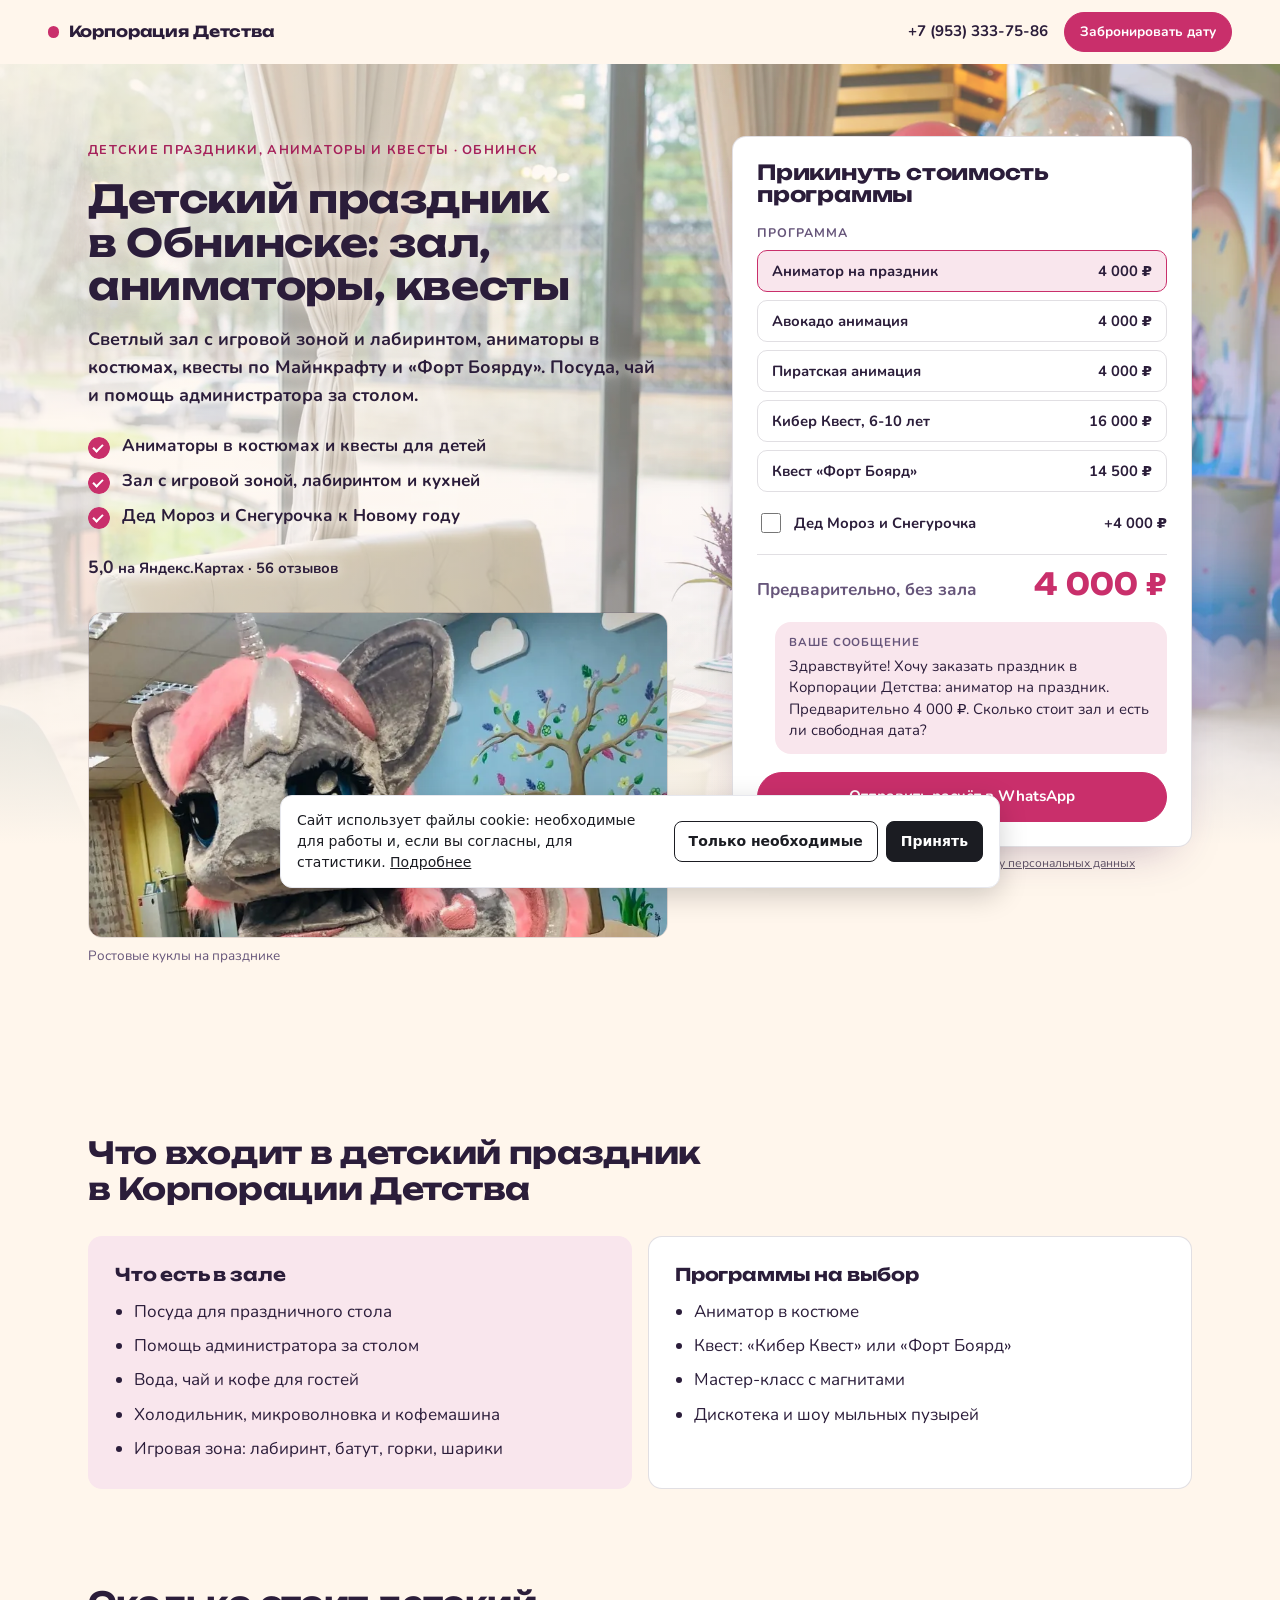
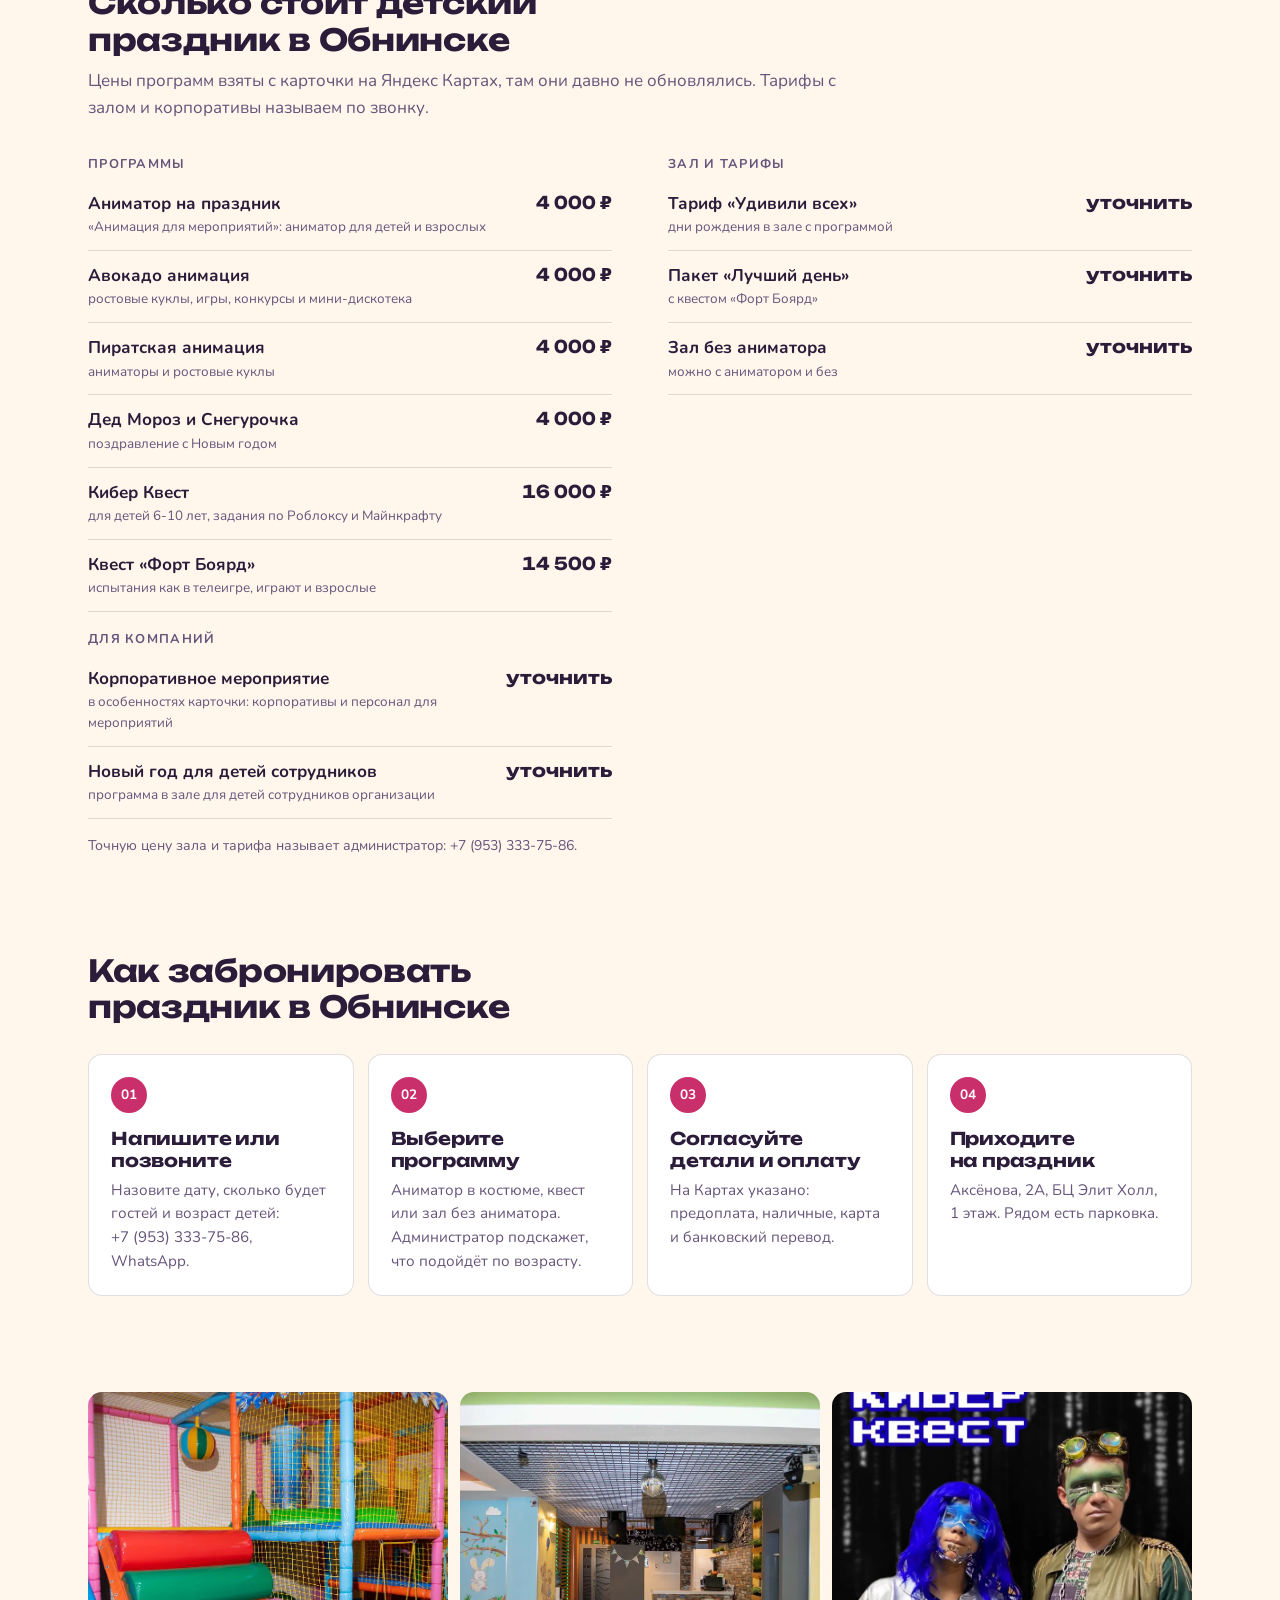
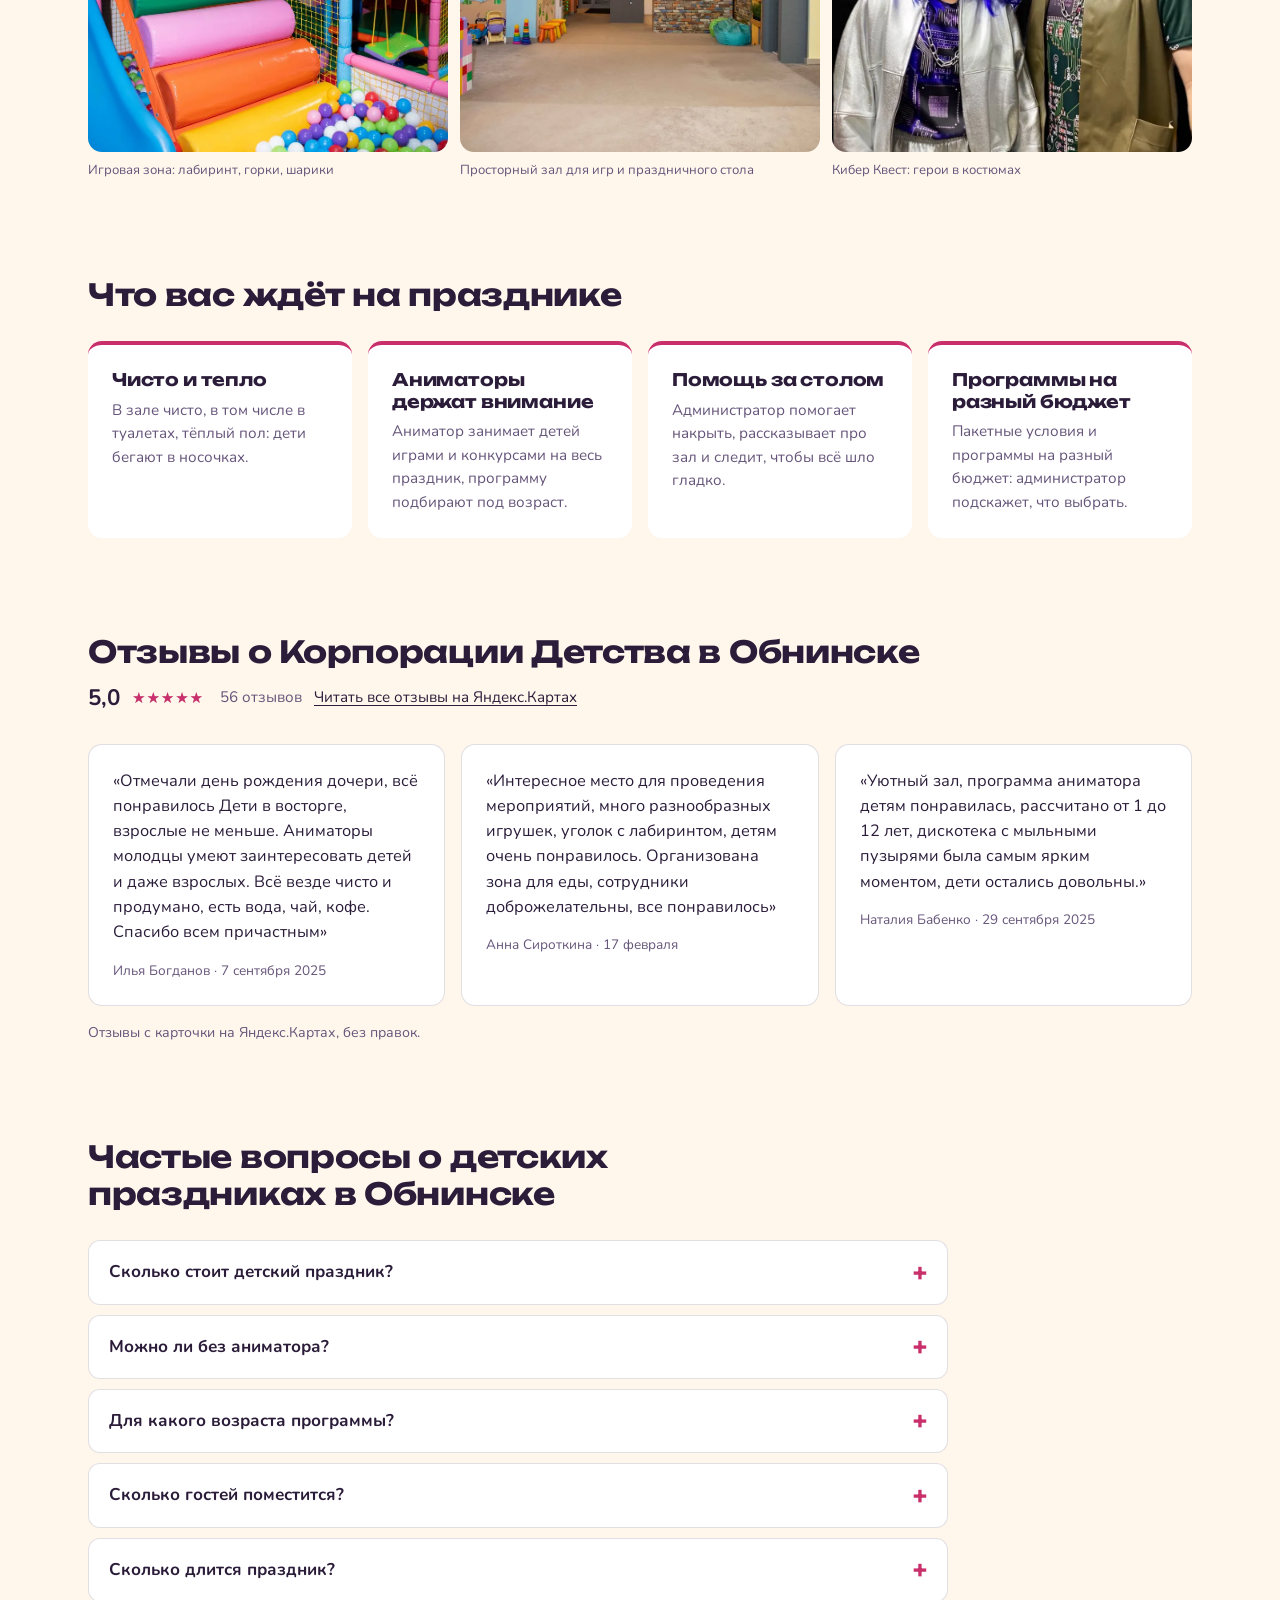
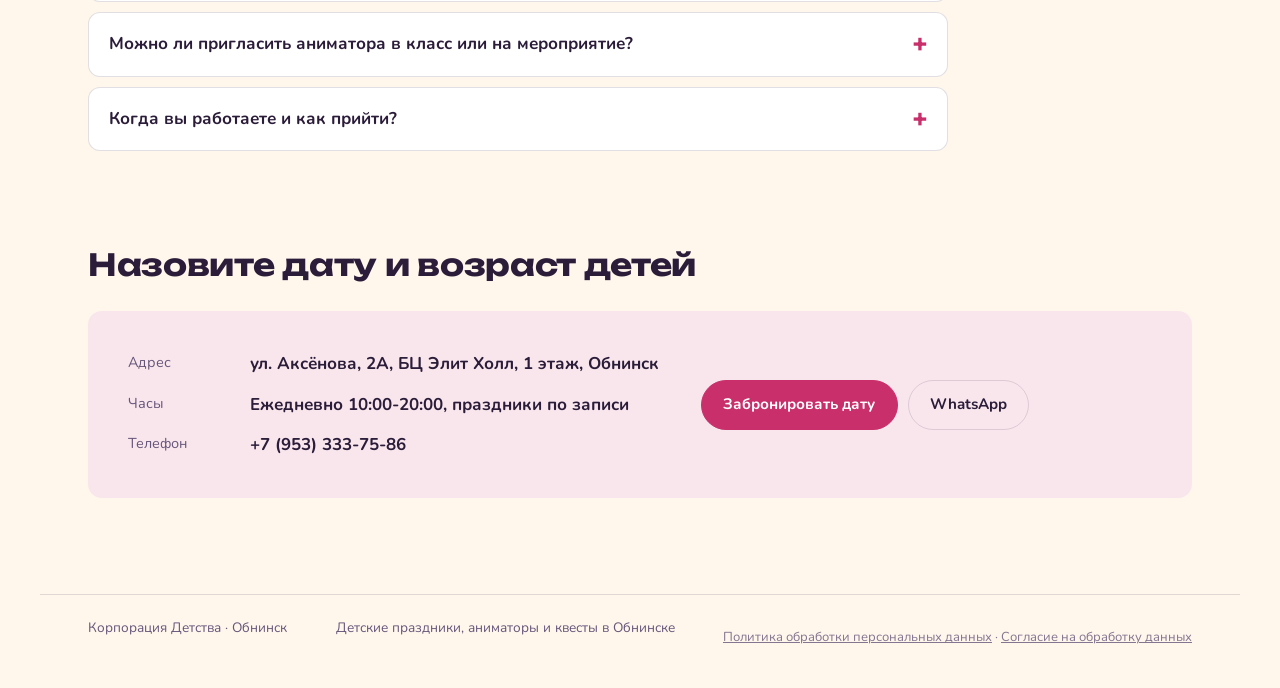
<file: index.html>
<!doctype html>
<html lang="ru">
<head>
<meta charset="utf-8">
<meta name="robots" content="noindex, nofollow" data-publish>
<meta name="viewport" content="width=device-width, initial-scale=1, viewport-fit=cover">
<title>Детский праздник в Обнинске: зал, аниматоры, квесты - Корпорация Детства</title>
<link rel="canonical" href="https://ajax55sv-cell.github.io/korporatsiya-detstva-obninsk/">
<meta name="description" content="Детские праздники в Обнинске, Аксёнова, 2А: светлый зал с игровой зоной, аниматоры, квесты. 5,0 на Яндекс Картах, 56 отзывов. Запись по телефону и в WhatsApp.">
<meta property="og:type" content="website">
<meta property="og:url" content="https://ajax55sv-cell.github.io/korporatsiya-detstva-obninsk/">
<meta property="og:site_name" content="Корпорация Детства">
<meta property="og:locale" content="ru_RU">
<meta property="og:title" content="Детский праздник в Обнинске: зал, аниматоры, квесты - Корпорация Детства">
<meta property="og:description" content="Детские праздники в Обнинске, Аксёнова, 2А: светлый зал с игровой зоной, аниматоры, квесты. 5,0 на Яндекс Картах, 56 отзывов. Запись по телефону и в WhatsApp.">
<meta property="og:image" content="https://ajax55sv-cell.github.io/korporatsiya-detstva-obninsk/assets/og.jpg">
<link rel="preload" as="font" type="font/woff2" href="assets/fonts/unbounded-cyrillic-700.woff2" crossorigin>
<link rel="preload" as="image" href="assets/hero.webp" fetchpriority="high">
<link rel="icon" href="data:image/svg+xml,%3Csvg xmlns=%27http://www.w3.org/2000/svg%27 viewBox=%270 0 32 32%27%3E%3Crect x=%276%27 y=%276%27 width=%2720%27 height=%2720%27 rx=%275%27 fill=%27%23c92f6b%27/%3E%3C/svg%3E">
<style>
@font-face{font-family:'Unbounded';font-style:normal;font-weight:400;font-display:swap;src:url('assets/fonts/unbounded-cyrillic-400.woff2') format('woff2');unicode-range:U+0301,U+0400-045F,U+0490-0491,U+04B0-04B1,U+2116;}
@font-face{font-family:'Unbounded';font-style:normal;font-weight:400;font-display:swap;src:url('assets/fonts/unbounded-latin-400.woff2') format('woff2');unicode-range:U+0000-00FF,U+0131,U+0152-0153,U+02BB-02BC,U+02C6,U+02DA,U+02DC,U+2000-206F,U+20AC,U+2122,U+2191,U+2193,U+2212,U+2215;}
@font-face{font-family:'Nunito';font-style:normal;font-weight:400;font-display:swap;src:url('assets/fonts/nunito-cyrillic-400.woff2') format('woff2');unicode-range:U+0301,U+0400-045F,U+0490-0491,U+04B0-04B1,U+2116;}
@font-face{font-family:'Nunito';font-style:normal;font-weight:400;font-display:swap;src:url('assets/fonts/nunito-latin-400.woff2') format('woff2');unicode-range:U+0000-00FF,U+0131,U+0152-0153,U+02BB-02BC,U+02C6,U+02DA,U+02DC,U+2000-206F,U+20AC,U+2122,U+2191,U+2193,U+2212,U+2215;}
@font-face{font-family:'Unbounded';font-style:normal;font-weight:700;font-display:swap;src:url('assets/fonts/unbounded-cyrillic-700.woff2') format('woff2');unicode-range:U+0301,U+0400-045F,U+0490-0491,U+04B0-04B1,U+2116;}
@font-face{font-family:'Unbounded';font-style:normal;font-weight:700;font-display:swap;src:url('assets/fonts/unbounded-latin-700.woff2') format('woff2');unicode-range:U+0000-00FF,U+0131,U+0152-0153,U+02BB-02BC,U+02C6,U+02DA,U+02DC,U+2000-206F,U+20AC,U+2122,U+2191,U+2193,U+2212,U+2215;}
@font-face{font-family:'Nunito';font-style:normal;font-weight:700;font-display:swap;src:url('assets/fonts/nunito-cyrillic-700.woff2') format('woff2');unicode-range:U+0301,U+0400-045F,U+0490-0491,U+04B0-04B1,U+2116;}
@font-face{font-family:'Nunito';font-style:normal;font-weight:700;font-display:swap;src:url('assets/fonts/nunito-latin-700.woff2') format('woff2');unicode-range:U+0000-00FF,U+0131,U+0152-0153,U+02BB-02BC,U+02C6,U+02DA,U+02DC,U+2000-206F,U+20AC,U+2122,U+2191,U+2193,U+2212,U+2215;}

:root { --c-canvas: #fff6ec; --c-surface: #ffffff; --c-ink: #2b1d3a; --c-ink-soft: #66557a; --c-accent: #c92f6b; --c-accent-ink: #ffffff; --c-accent-deep: #a5215a; --f-display: 'Unbounded', 'Trebuchet MS', 'Segoe UI', system-ui, sans-serif; --f-text: 'Nunito', 'Segoe UI', system-ui, sans-serif; --h1k: 1; }
</style>
<link rel="stylesheet" href="style-prod.css">
<script type="application/ld+json">[{"@context":"https://schema.org","@type":"EntertainmentBusiness","name":"Корпорация Детства","description":"Детские праздники в Обнинске: зал с игровой зоной, аниматоры в костюмах, квесты, Дед Мороз и Снегурочка.","url":"https://ajax55sv-cell.github.io/korporatsiya-detstva-obninsk/","image":"https://ajax55sv-cell.github.io/korporatsiya-detstva-obninsk/assets/og.jpg","telephone":"+79533337586","openingHoursSpecification":[{"@type":"OpeningHoursSpecification","dayOfWeek":["Monday","Tuesday","Wednesday","Thursday","Friday","Saturday","Sunday"],"opens":"10:00","closes":"20:00"}],"address":{"@type":"PostalAddress","streetAddress":"улица Аксёнова, 2А, БЦ Элит Холл, 1 этаж","addressLocality":"Обнинск","addressRegion":"Калужская область","addressCountry":"RU"},"aggregateRating":{"@type":"AggregateRating","ratingValue":"5.0","ratingCount":"120","reviewCount":"56"},"paymentAccepted":"Наличные, банковская карта, банковский перевод","hasOfferCatalog":{"@type":"OfferCatalog","name":"Программы и услуги","itemListElement":[{"@type":"Offer","itemOffered":{"@type":"Service","name":"Аниматор на детский праздник"}},{"@type":"Offer","itemOffered":{"@type":"Service","name":"Авокадо анимация"}},{"@type":"Offer","itemOffered":{"@type":"Service","name":"Пиратская анимация"}},{"@type":"Offer","itemOffered":{"@type":"Service","name":"Дед Мороз и Снегурочка"}},{"@type":"Offer","itemOffered":{"@type":"Service","name":"Кибер Квест"}},{"@type":"Offer","itemOffered":{"@type":"Service","name":"Квест Форт Боярд"}},{"@type":"Offer","itemOffered":{"@type":"Service","name":"Аренда зала для детского праздника"}}]},"sameAs":["https://yandex.ru/maps/org/korporatsiya_detstva/236964930864/"]},{"@context":"https://schema.org","@type":"FAQPage","mainEntity":[{"@type":"Question","name":"Сколько стоит детский праздник?","acceptedAnswer":{"@type":"Answer","text":"На карточке в Яндекс Картах указаны: аниматор 4 000 ₽, Кибер Квест 16 000 ₽, квест «Форт Боярд» 14 500 ₽. Цены давно не обновлялись, стоимость зала и тарифов называет администратор: +7 (953) 333-75-86."}},{"@type":"Question","name":"Можно ли без аниматора?","acceptedAnswer":{"@type":"Answer","text":"Да, зал можно снять с аниматором и без. Уточните при брони, что подойдёт вам."}},{"@type":"Question","name":"Для какого возраста программы?","acceptedAnswer":{"@type":"Answer","text":"Программы подбирают для разного возраста, от малышей до подростков. Кибер Квест рассчитан на детей 6-10 лет. Подходящую программу подскажет администратор."}},{"@type":"Question","name":"Сколько гостей поместится?","acceptedAnswer":{"@type":"Answer","text":"Зал просторный, места хватает и детям, и взрослым за столом. Точную вместимость уточните у администратора при брони."}},{"@type":"Question","name":"Сколько длится праздник?","acceptedAnswer":{"@type":"Answer","text":"Праздник с аниматором и чаепитием удобно планировать на три часа. Точное время согласуйте при брони."}},{"@type":"Question","name":"Можно ли пригласить аниматора в класс или на мероприятие?","acceptedAnswer":{"@type":"Answer","text":"Выезд аниматора в класс или на мероприятие обсуждается с администратором: назовите дату и место."}},{"@type":"Question","name":"Когда вы работаете и как прийти?","acceptedAnswer":{"@type":"Answer","text":"Обнинск, Аксёнова, 2А, БЦ Элит Холл, 1 этаж. На Картах график ежедневно 10:00-20:00, праздники проходят по предварительной записи, поэтому перед визитом позвоните или напишите в WhatsApp."}}]}]</script>
<style>
/* legal-add */
.legal-links{margin-top:10px;font-size:13px;opacity:.8;hyphens:none}
.legal-links a{color:inherit}
.ckn{margin:8px 0 0;font-size:12px;line-height:1.45;opacity:.75;hyphens:none}
.ckn a{color:inherit;text-decoration:underline}
.ckb{position:fixed;left:12px;right:12px;bottom:12px;z-index:9999;max-width:720px;margin:0 auto;padding:14px 16px;background:#fff;color:#1b1c22;border:1px solid #e7e8ee;border-radius:12px;box-shadow:0 8px 28px rgba(0,0,0,.18);font:400 14px/1.5 system-ui,-apple-system,"Segoe UI",Arial,sans-serif;hyphens:none;display:flex;gap:12px;align-items:center;flex-wrap:wrap}
.ckb p{margin:0;flex:1 1 280px}
.ckb a{color:inherit;text-decoration:underline}
.ckb__b{display:flex;gap:8px;flex-wrap:wrap}
.ckb button{font:inherit;font-weight:600;padding:9px 14px;border-radius:8px;border:1px solid #1b1c22;background:#fff;color:#1b1c22;cursor:pointer}
.ckb button[data-v="all"]{background:#1b1c22;color:#fff}
</style>
</head>
<body class="s-prod" id="top" data-wa="79533337586" data-tg="" data-max="">
<header class="s-bar" data-s-bar>
  <a class="s-bar__brand" href="#top"><i aria-hidden="true"></i>Корпорация Детства</a>
  <div class="s-bar__right">
    <a class="s-bar__tel" href="tel:+79533337586">+7 (953) 333-75-86</a>
    <a class="s-btn s-btn--sm" href="#widget">Забронировать дату</a>
  </div>
</header>
<main>
  <section class="s-hero">
    <div class="s-hero__text">
      <p class="s-eyebrow">Детские праздники, аниматоры и квесты · Обнинск</p>
      <h1>Детский праздник в Обнинске: зал, аниматоры, квесты</h1>
      <p class="s-lead">Светлый зал с игровой зоной и лабиринтом, аниматоры в костюмах, квесты по Майнкрафту и «Форт Боярду». Посуда, чай и помощь администратора за столом.</p>
      <ul class="s-ticks"><li>Аниматоры в костюмах и квесты для детей</li><li>Зал с игровой зоной, лабиринтом и кухней</li><li>Дед Мороз и Снегурочка к Новому году</li></ul>
      <p class="s-rating"><b>5,0</b> на Яндекс.Картах · 56 отзывов</p>
      <figure class="s-hero__photo"><img class="" src="assets/edinorog.webp" data-pos="top" alt="Ростовая кукла единорог на детском празднике в Корпорации Детства, Обнинск" loading="lazy" decoding="async" style="object-position:50% 14%"><figcaption>Ростовые куклы на празднике</figcaption></figure>
    </div>
    <div class="s-hero__widget" id="widget"><form class="s-widget" data-s-calc data-base="0" data-min="0" data-min-note="минимальный заказ" data-per="{}" data-message="Здравствуйте! Хочу заказать праздник в Корпорации Детства: {выбор}. Предварительно {итого}. Сколько стоит зал и есть ли свободная дата?" onsubmit="return false">
      <h2 class="s-widget__title">Прикинуть стоимость программы</h2>
      <fieldset><legend>Программа</legend><div class="s-chips s-chips--col"><label class="s-chip s-chip--row"><input type="radio" name="main" value="0" data-label="Аниматор на праздник" data-price="4000" checked><span>Аниматор на праздник</span><b>4 000 ₽</b></label><label class="s-chip s-chip--row"><input type="radio" name="main" value="1" data-label="Авокадо анимация" data-price="4000"><span>Авокадо анимация</span><b>4 000 ₽</b></label><label class="s-chip s-chip--row"><input type="radio" name="main" value="2" data-label="Пиратская анимация" data-price="4000"><span>Пиратская анимация</span><b>4 000 ₽</b></label><label class="s-chip s-chip--row"><input type="radio" name="main" value="3" data-label="Кибер Квест, 6-10 лет" data-price="16000"><span>Кибер Квест, 6-10 лет</span><b>16 000 ₽</b></label><label class="s-chip s-chip--row"><input type="radio" name="main" value="4" data-label="Квест «Форт Боярд»" data-price="14500"><span>Квест «Форт Боярд»</span><b>14 500 ₽</b></label></div></fieldset>
      <label class="s-check"><input type="checkbox" name="x1" data-price="4000" data-label="Дед Мороз и Снегурочка"><span>Дед Мороз и Снегурочка</span><b>+4 000 ₽</b></label>
      <p class="s-total"><span>Предварительно, без зала</span><b data-s-total>-</b></p>
      <div class="s-bubble" aria-live="polite"><span class="s-bubble__label">Ваше сообщение</span><p data-s-bubble></p></div>
      <div class="s-send">
        <a class="s-btn s-btn--wide" data-s-msg="whatsapp" href="https://wa.me/79533337586" target="_blank" rel="noopener">Отправить расчёт в WhatsApp</a>
        
      </div>
      <p class="s-send__note" data-s-copied hidden>Текст скопирован - вставьте его в чат.</p>
      
    </form><p class="ckn">Нажимая кнопку, вы соглашаетесь на <a href="soglasie.html">обработку персональных данных</a> (<a href="politika.html">политика</a>).</p></div>
    <figure class="s-hero__bg" aria-hidden="true"><img class="" src="assets/hero.webp" alt="Накрытый стол у большого окна в светлом зале для детского праздника, воздушные шары" decoding="async" style="object-position:50% 55%" fetchpriority="high"></figure>
  </section>

  <section class="s-section s-reveal">
    <header class="s-section__head"><h2>Что входит в детский праздник в Корпорации Детства</h2></header>
    <div class="s-incl">
      <div><h3>Что есть в зале</h3><ul><li>Посуда для праздничного стола</li><li>Помощь администратора за столом</li><li>Вода, чай и кофе для гостей</li><li>Холодильник, микроволновка и кофемашина</li><li>Игровая зона: лабиринт, батут, горки, шарики</li></ul></div>
      <div><h3>Программы на выбор</h3><ul><li>Аниматор в костюме</li><li>Квест: «Кибер Квест» или «Форт Боярд»</li><li><span class="nw">Мастер-класс</span> с магнитами</li><li>Дискотека и шоу мыльных пузырей</li></ul></div>
    </div>
  </section>

  <section class="s-section s-reveal" id="prices">
    <header class="s-section__head"><h2>Сколько стоит детский праздник в Обнинске</h2><p>Цены программ взяты с карточки на Яндекс Картах, там они давно не обновлялись. Тарифы с залом и корпоративы называем по звонку.</p></header>
    <div class="s-board"><div class="s-board__group">
      <h3 class="s-board__title">Программы</h3>
      <ul class="s-board__list">
        <li class="s-board__row"><span class="s-board__name">Аниматор на праздник<em>«Анимация для мероприятий»: аниматор для детей и взрослых</em></span><span class="s-board__dots" aria-hidden="true"></span><span class="s-board__price">4 000 ₽</span></li>
        <li class="s-board__row"><span class="s-board__name">Авокадо анимация<em>ростовые куклы, игры, конкурсы и <span class="nw">мини-дискотека</span></em></span><span class="s-board__dots" aria-hidden="true"></span><span class="s-board__price">4 000 ₽</span></li>
        <li class="s-board__row"><span class="s-board__name">Пиратская анимация<em>аниматоры и ростовые куклы</em></span><span class="s-board__dots" aria-hidden="true"></span><span class="s-board__price">4 000 ₽</span></li>
        <li class="s-board__row"><span class="s-board__name">Дед Мороз и Снегурочка<em>поздравление с Новым годом</em></span><span class="s-board__dots" aria-hidden="true"></span><span class="s-board__price">4 000 ₽</span></li>
        <li class="s-board__row"><span class="s-board__name">Кибер Квест<em>для детей 6-10 лет, задания по Роблоксу и Майнкрафту</em></span><span class="s-board__dots" aria-hidden="true"></span><span class="s-board__price">16 000 ₽</span></li>
        <li class="s-board__row"><span class="s-board__name">Квест «Форт Боярд»<em>испытания как в телеигре, играют и взрослые</em></span><span class="s-board__dots" aria-hidden="true"></span><span class="s-board__price">14 500 ₽</span></li>
      </ul>
    </div>
<div class="s-board__group">
      <h3 class="s-board__title">Зал и тарифы</h3>
      <ul class="s-board__list">
        <li class="s-board__row"><span class="s-board__name">Тариф «Удивили всех»<em>дни рождения в зале с программой</em></span><span class="s-board__dots" aria-hidden="true"></span><span class="s-board__price">уточнить</span></li>
        <li class="s-board__row"><span class="s-board__name">Пакет «Лучший день»<em>с квестом «Форт Боярд»</em></span><span class="s-board__dots" aria-hidden="true"></span><span class="s-board__price">уточнить</span></li>
        <li class="s-board__row"><span class="s-board__name">Зал без аниматора<em>можно с аниматором и без</em></span><span class="s-board__dots" aria-hidden="true"></span><span class="s-board__price">уточнить</span></li>
      </ul>
    </div>
<div class="s-board__group">
      <h3 class="s-board__title">Для компаний</h3>
      <ul class="s-board__list">
        <li class="s-board__row"><span class="s-board__name">Корпоративное мероприятие<em>в особенностях карточки: корпоративы и персонал для мероприятий</em></span><span class="s-board__dots" aria-hidden="true"></span><span class="s-board__price">уточнить</span></li>
        <li class="s-board__row"><span class="s-board__name">Новый год для детей сотрудников<em>программа в зале для детей сотрудников организации</em></span><span class="s-board__dots" aria-hidden="true"></span><span class="s-board__price">уточнить</span></li>
      </ul>
    </div></div>
    <p class="s-note">Точную цену зала и тарифа называет администратор: +7 (953) 333-75-86.</p>
  </section>

  <section class="s-section s-reveal">
    <header class="s-section__head"><h2>Как забронировать праздник в Обнинске</h2></header>
    <ol class="s-steps">
      <li class="s-steps__item"><span class="s-steps__n">01</span><h3>Напишите или позвоните</h3><p>Назовите дату, сколько будет гостей и возраст детей: +7 (953) 333-75-86, WhatsApp.</p></li>
      <li class="s-steps__item"><span class="s-steps__n">02</span><h3>Выберите программу</h3><p>Аниматор в костюме, квест или зал без аниматора. Администратор подскажет, что подойдёт по возрасту.</p></li>
      <li class="s-steps__item"><span class="s-steps__n">03</span><h3>Согласуйте детали и оплату</h3><p>На Картах указано: предоплата, наличные, карта и банковский перевод.</p></li>
      <li class="s-steps__item"><span class="s-steps__n">04</span><h3>Приходите на праздник</h3><p>Аксёнова, 2А, БЦ Элит Холл, 1 этаж. Рядом есть парковка.</p></li>
    </ol>
  </section>

  <section class="s-photos s-reveal" aria-label="Фото зала и программ Корпорации Детства"><h2 class="sr-only">Фото зала, игровой зоны и программ Корпорации Детства в Обнинске</h2><figure><img class="" src="assets/labirint.webp" alt="Игровой лабиринт с горками и шариками в зале Корпорации Детства" loading="lazy" decoding="async"><figcaption>Игровая зона: лабиринт, горки, шарики</figcaption></figure><figure><img class="" src="assets/zal.webp" alt="Просторный светлый зал для детских праздников с окнами и игровой зоной" loading="lazy" decoding="async"><figcaption>Просторный зал для игр и праздничного стола</figcaption></figure><figure><img class="" src="assets/kvest.webp" alt="Аниматоры в костюмах героев кибер-квеста на детском празднике" loading="lazy" decoding="async"><figcaption>Кибер Квест: герои в костюмах</figcaption></figure></section>

  <section class="s-section s-reveal">
    <header class="s-section__head"><h2>Что вас ждёт на празднике</h2></header>
    <ul class="s-promises">
      <li><h3>Чисто и тепло</h3><p>В зале чисто, в том числе в туалетах, тёплый пол: дети бегают в носочках.</p></li>
      <li><h3>Аниматоры держат внимание</h3><p>Аниматор занимает детей играми и конкурсами на весь праздник, программу подбирают под возраст.</p></li>
      <li><h3>Помощь за столом</h3><p>Администратор помогает накрыть, рассказывает про зал и следит, чтобы всё шло гладко.</p></li>
      <li><h3>Программы на разный бюджет</h3><p>Пакетные условия и программы на разный бюджет: администратор подскажет, что выбрать.</p></li>
    </ul>
  </section>

  <section class="s-section s-reveal">
    <header class="s-section__head s-section__head--reviews"><h2>Отзывы о Корпорации Детства в Обнинске</h2><p class="s-reviews__rating"><span class="s-reviews__num">5,0</span><span class="s-reviews__stars" style="--r: 5" aria-label="рейтинг 5,0 из 5"></span><span class="s-reviews__count">56 отзывов</span><a class="s-reviews__all" href="https://yandex.ru/maps/org/korporatsiya_detstva/236964930864/" target="_blank" rel="noopener">Читать все отзывы на Яндекс.Картах</a></p></header>
    <ul class="s-reviews">
      <li><blockquote>«Отмечали день рождения дочери, всё понравилось Дети в восторге, взрослые не меньше. Аниматоры молодцы умеют заинтересовать детей и даже взрослых. Всё везде чисто и продумано, есть вода, чай, кофе. Спасибо всем причастным»</blockquote><p class="s-reviews__who">Илья Богданов · 7 сентября 2025</p></li>
      <li><blockquote>«Интересное место для проведения мероприятий, много разнообразных игрушек, уголок с лабиринтом, детям очень понравилось. Организована зона для еды, сотрудники доброжелательны, все понравилось»</blockquote><p class="s-reviews__who">Анна Сироткина · 17 февраля</p></li>
      <li><blockquote>«Уютный зал, программа аниматора детям понравилась, рассчитано от 1 до 12 лет, дискотека с мыльными пузырями была самым ярким моментом, дети остались довольны.»</blockquote><p class="s-reviews__who">Наталия Бабенко · 29 сентября 2025</p></li>
    </ul>
    <p class="s-note">Отзывы с карточки на Яндекс.Картах, без правок.</p>
  </section>

  <section class="s-section s-reveal">
    <header class="s-section__head"><h2>Частые вопросы о детских праздниках в Обнинске</h2></header>
    <div class="s-faq"><details><summary>Сколько стоит детский праздник?</summary><p>На карточке в Яндекс Картах указаны: аниматор 4 000 ₽, Кибер Квест 16 000 ₽, квест «Форт Боярд» 14 500 ₽. Цены давно не обновлялись, стоимость зала и тарифов называет администратор: +7 (953) 333-75-86.</p></details><details><summary>Можно ли без аниматора?</summary><p>Да, зал можно снять с аниматором и без. Уточните при брони, что подойдёт вам.</p></details><details><summary>Для какого возраста программы?</summary><p>Программы подбирают для разного возраста, от малышей до подростков. Кибер Квест рассчитан на детей 6-10 лет. Подходящую программу подскажет администратор.</p></details><details><summary>Сколько гостей поместится?</summary><p>Зал просторный, места хватает и детям, и взрослым за столом. Точную вместимость уточните у администратора при брони.</p></details><details><summary>Сколько длится праздник?</summary><p>Праздник с аниматором и чаепитием удобно планировать на три часа. Точное время согласуйте при брони.</p></details><details><summary>Можно ли пригласить аниматора в класс или на мероприятие?</summary><p>Выезд аниматора в класс или на мероприятие обсуждается с администратором: назовите дату и место.</p></details><details><summary>Когда вы работаете и как прийти?</summary><p>Обнинск, Аксёнова, 2А, БЦ Элит Холл, 1 этаж. На Картах график ежедневно 10:00-20:00, праздники проходят по предварительной записи, поэтому перед визитом позвоните или напишите в WhatsApp.</p></details></div>
  </section>

  <section class="s-section s-final s-reveal" id="contacts">
    <header class="s-section__head"><h2>Назовите дату и возраст детей</h2></header>
    <div class="s-contacts">
      <dl>
        <div><dt>Адрес</dt><dd>ул. Аксёнова, 2А, БЦ Элит Холл, 1 этаж, Обнинск</dd></div>
        <div><dt>Часы</dt><dd>Ежедневно 10:00-20:00, праздники по записи</dd></div>
        <div><dt>Телефон</dt><dd><a href="tel:+79533337586">+7 (953) 333-75-86</a></dd></div>
      </dl>
      <div class="s-contacts__actions">
        <a class="s-btn" href="#widget">Забронировать дату</a>
        <a class="s-btn s-btn--ghost" data-s-msg="whatsapp" href="https://wa.me/79533337586" target="_blank" rel="noopener">WhatsApp</a>
        
      </div>
    </div>
  </section>
</main>
<footer class="s-foot"><p>Корпорация Детства · Обнинск</p><p>Детские праздники, аниматоры и квесты в Обнинске</p><p class="legal-links"><a href="politika.html">Политика обработки персональных данных</a> · <a href="soglasie.html">Согласие на обработку данных</a></p></footer>
<nav class="s-dock" aria-label="Быстрая связь"><a class="s-btn" href="#widget">Забронировать дату</a><a class="s-btn s-btn--ghost" href="tel:+79533337586">Позвонить</a></nav>
<script src="style.js" defer></script>
<script>
(function(){var K='cookie-choice';try{if(localStorage.getItem(K))return}catch(e){}
var b=document.createElement('div');b.className='ckb';b.setAttribute('role','dialog');b.setAttribute('aria-label','Файлы cookie');
b.innerHTML='<p>Сайт использует файлы cookie: необходимые для работы и, если вы согласны, для статистики. <a href="politika.html">Подробнее</a></p><div class="ckb__b"><button type="button" data-v="necessary">Только необходимые</button><button type="button" data-v="all">Принять</button></div>';
b.addEventListener('click',function(e){var v=e.target.getAttribute&&e.target.getAttribute('data-v');if(!v)return;try{localStorage.setItem(K,v)}catch(x){}try{document.dispatchEvent(new CustomEvent('cookie-choice',{detail:v}))}catch(x){}b.remove()});
document.body.appendChild(b)})();
</script>
<!-- legal-add -->
</body>
</html>
</file>
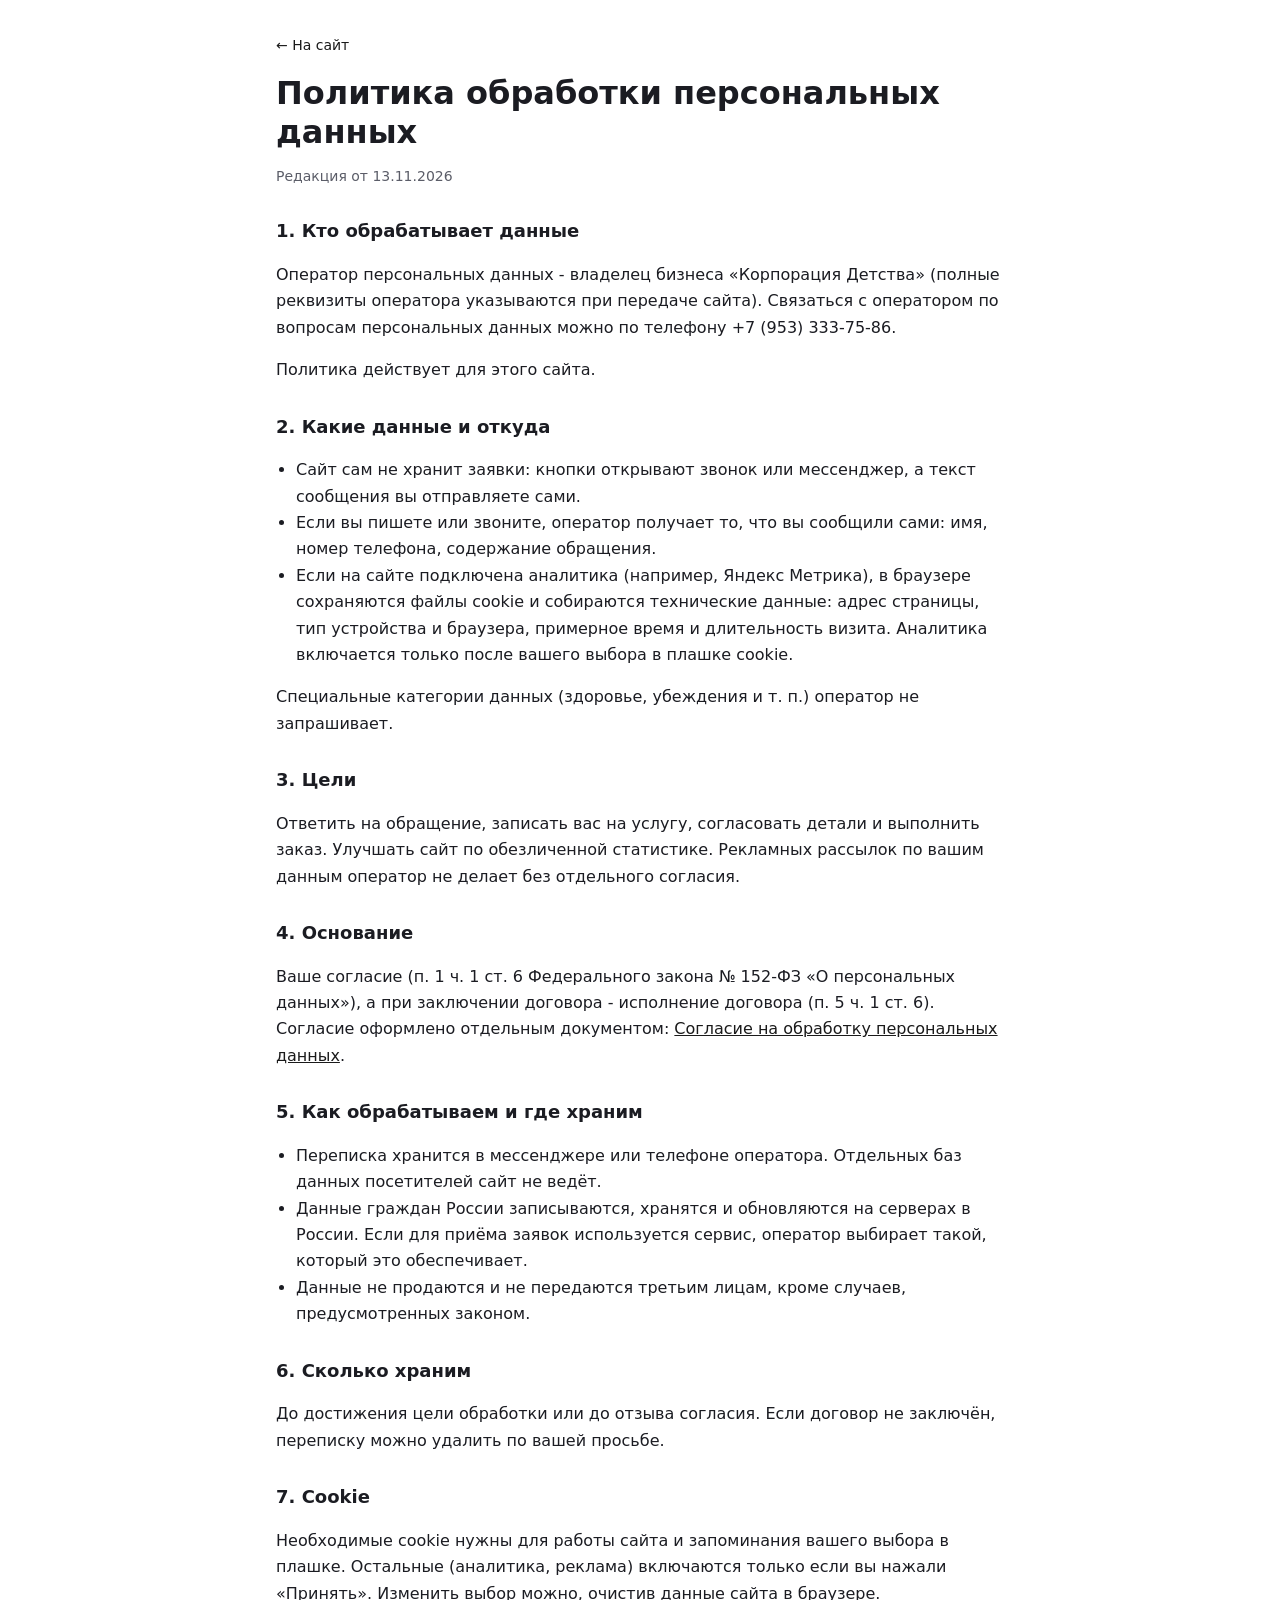
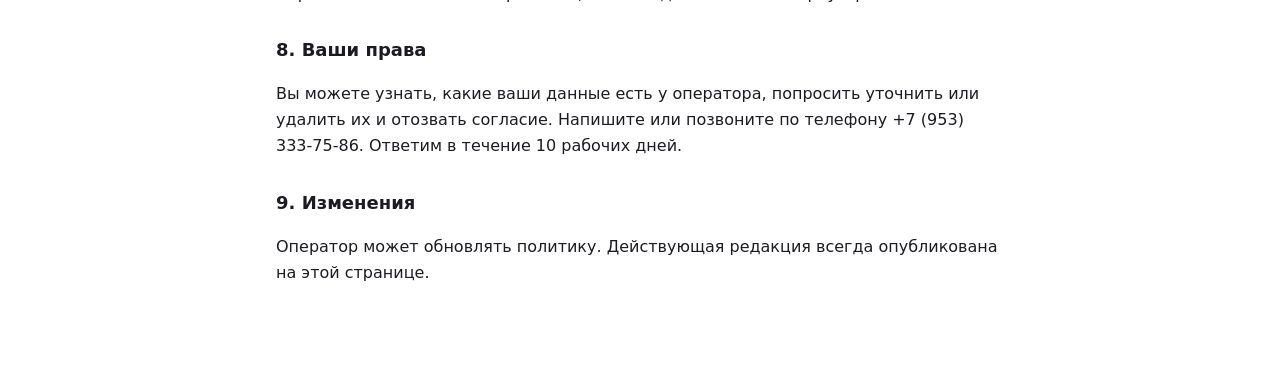
<file: politika.html>
<!doctype html>
<html lang="ru">
<head>
<meta charset="utf-8">
<meta name="viewport" content="width=device-width, initial-scale=1">
<title>Политика обработки персональных данных - Корпорация Детства</title>
<style>:root{--accent:#1a1a1a;--ink:#1b1c22;--ink-2:#5b5d68;--line:#e7e8ee}
*{box-sizing:border-box}
html,body,h1,h2,p,li{hyphens:none;-webkit-hyphens:none}
body{margin:0;background:#fff;color:var(--ink);font:400 16px/1.65 system-ui,-apple-system,"Segoe UI",Arial,sans-serif}
main{max-width:760px;margin:0 auto;padding:32px 16px 64px}
a{color:var(--accent)}
h1{font-size:clamp(24px,4vw,32px);line-height:1.2;margin:16px 0 6px}
h2{font-size:18px;margin:28px 0 8px}
.muted{color:var(--ink-2);font-size:14px}
.back{font-size:14px;text-decoration:none}
ul{padding-left:20px}</style>
</head>
<body>
<main>
<a class="back" href="./">← На сайт</a>
<h1>Политика обработки персональных данных</h1>
<p class="muted">Редакция от 13.11.2026</p>

<h2>1. Кто обрабатывает данные</h2>
<p>Оператор персональных данных - владелец бизнеса «Корпорация Детства» (полные реквизиты оператора указываются при передаче сайта). Связаться с оператором по вопросам персональных данных можно по телефону +7 (953) 333-75-86.</p>
<p>Политика действует для этого сайта.</p>

<h2>2. Какие данные и откуда</h2>
<ul>
<li>Сайт сам не хранит заявки: кнопки открывают звонок или мессенджер, а текст сообщения вы отправляете сами.</li>
<li>Если вы пишете или звоните, оператор получает то, что вы сообщили сами: имя, номер телефона, содержание обращения.</li>
<li>Если на сайте подключена аналитика (например, Яндекс Метрика), в браузере сохраняются файлы cookie и собираются технические данные: адрес страницы, тип устройства и браузера, примерное время и длительность визита. Аналитика включается только после вашего выбора в плашке cookie.</li>
</ul>
<p>Специальные категории данных (здоровье, убеждения и т. п.) оператор не запрашивает.</p>

<h2>3. Цели</h2>
<p>Ответить на обращение, записать вас на услугу, согласовать детали и выполнить заказ. Улучшать сайт по обезличенной статистике. Рекламных рассылок по вашим данным оператор не делает без отдельного согласия.</p>

<h2>4. Основание</h2>
<p>Ваше согласие (п. 1 ч. 1 ст. 6 Федерального закона № 152-ФЗ «О персональных данных»), а при заключении договора - исполнение договора (п. 5 ч. 1 ст. 6). Согласие оформлено отдельным документом: <a href="soglasie.html">Согласие на обработку персональных данных</a>.</p>

<h2>5. Как обрабатываем и где храним</h2>
<ul>
<li>Переписка хранится в мессенджере или телефоне оператора. Отдельных баз данных посетителей сайт не ведёт.</li>
<li>Данные граждан России записываются, хранятся и обновляются на серверах в России. Если для приёма заявок используется сервис, оператор выбирает такой, который это обеспечивает.</li>
<li>Данные не продаются и не передаются третьим лицам, кроме случаев, предусмотренных законом.</li>
</ul>

<h2>6. Сколько храним</h2>
<p>До достижения цели обработки или до отзыва согласия. Если договор не заключён, переписку можно удалить по вашей просьбе.</p>

<h2>7. Cookie</h2>
<p>Необходимые cookie нужны для работы сайта и запоминания вашего выбора в плашке. Остальные (аналитика, реклама) включаются только если вы нажали «Принять». Изменить выбор можно, очистив данные сайта в браузере.</p>

<h2>8. Ваши права</h2>
<p>Вы можете узнать, какие ваши данные есть у оператора, попросить уточнить или удалить их и отозвать согласие. Напишите или позвоните по телефону +7 (953) 333-75-86. Ответим в течение 10 рабочих дней.</p>

<h2>9. Изменения</h2>
<p>Оператор может обновлять политику. Действующая редакция всегда опубликована на этой странице.</p>

</main>
</body>
</html>
</file>
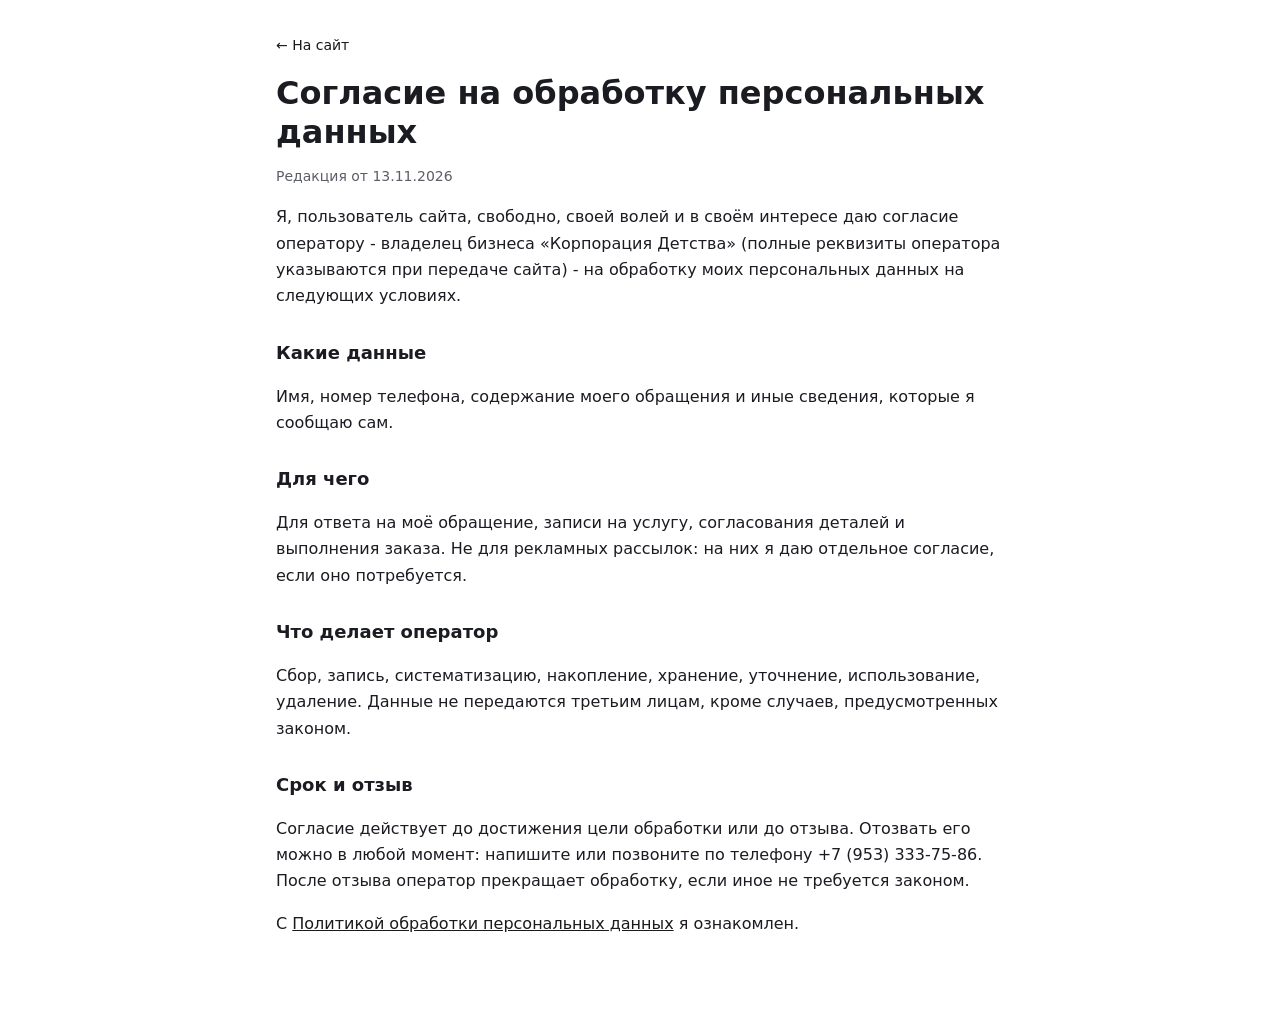
<file: soglasie.html>
<!doctype html>
<html lang="ru">
<head>
<meta charset="utf-8">
<meta name="viewport" content="width=device-width, initial-scale=1">
<title>Согласие на обработку персональных данных - Корпорация Детства</title>
<style>:root{--accent:#1a1a1a;--ink:#1b1c22;--ink-2:#5b5d68;--line:#e7e8ee}
*{box-sizing:border-box}
html,body,h1,h2,p,li{hyphens:none;-webkit-hyphens:none}
body{margin:0;background:#fff;color:var(--ink);font:400 16px/1.65 system-ui,-apple-system,"Segoe UI",Arial,sans-serif}
main{max-width:760px;margin:0 auto;padding:32px 16px 64px}
a{color:var(--accent)}
h1{font-size:clamp(24px,4vw,32px);line-height:1.2;margin:16px 0 6px}
h2{font-size:18px;margin:28px 0 8px}
.muted{color:var(--ink-2);font-size:14px}
.back{font-size:14px;text-decoration:none}
ul{padding-left:20px}</style>
</head>
<body>
<main>
<a class="back" href="./">← На сайт</a>
<h1>Согласие на обработку персональных данных</h1>
<p class="muted">Редакция от 13.11.2026</p>

<p>Я, пользователь сайта, свободно, своей волей и в своём интересе даю согласие оператору - владелец бизнеса «Корпорация Детства» (полные реквизиты оператора указываются при передаче сайта) - на обработку моих персональных данных на следующих условиях.</p>

<h2>Какие данные</h2>
<p>Имя, номер телефона, содержание моего обращения и иные сведения, которые я сообщаю сам.</p>

<h2>Для чего</h2>
<p>Для ответа на моё обращение, записи на услугу, согласования деталей и выполнения заказа. Не для рекламных рассылок: на них я даю отдельное согласие, если оно потребуется.</p>

<h2>Что делает оператор</h2>
<p>Сбор, запись, систематизацию, накопление, хранение, уточнение, использование, удаление. Данные не передаются третьим лицам, кроме случаев, предусмотренных законом.</p>

<h2>Срок и отзыв</h2>
<p>Согласие действует до достижения цели обработки или до отзыва. Отозвать его можно в любой момент: напишите или позвоните по телефону +7 (953) 333-75-86. После отзыва оператор прекращает обработку, если иное не требуется законом.</p>

<p>С <a href="politika.html">Политикой обработки персональных данных</a> я ознакомлен.</p>

</main>
</body>
</html>
</file>
<file: style-prod.css>
/* Стиль «Продающий»: лендинг под заявки. Главная деталь – калькулятор или онлайн-запись на первом экране
   и живое «сообщение-превью», которое уходит владельцу в мессенджер. Цвета и шрифты – из палитры ниши. */
*, *::before, *::after { box-sizing: border-box; }
:root {
  --hair: color-mix(in srgb, var(--c-ink) 14%, transparent);
  --tint: color-mix(in srgb, var(--c-accent) 12%, var(--c-surface));
  --wrap: 1200px; --gut: clamp(16px, 4vw, 48px);
  --r: 14px;
  --shadow: 0 18px 50px -18px color-mix(in srgb, #000 55%, transparent);
}
html { scroll-behavior: smooth; -webkit-text-size-adjust: 100%; overflow-x: clip; }
body { margin: 0; background: var(--c-canvas); color: var(--c-ink); font: 400 17px/1.55 var(--f-text); -webkit-font-smoothing: antialiased; }
img { display: block; max-width: 100%; }
a { color: inherit; }
h1, h2, h3 { font-family: var(--f-display); font-weight: 700; line-height: 1.06; margin: 0; letter-spacing: -.015em; text-wrap: balance; }
p { margin: 0; }
fieldset { border: 0; margin: 0; padding: 0; min-width: 0; }
:focus-visible { outline: 2px solid var(--c-accent); outline-offset: 3px; border-radius: 4px; }

.s-btn { display: inline-flex; align-items: center; justify-content: center; min-height: 50px; padding: 0 1.4em; border-radius: 999px;
  background: var(--c-accent); color: var(--c-accent-ink); font: 700 .95rem/1.1 var(--f-text); text-decoration: none; border: 1px solid var(--c-accent);
  text-align: center; transition: filter .2s ease, transform .2s ease; cursor: pointer; }
.s-btn:hover { filter: brightness(1.07); }
.s-btn:active { transform: translateY(1px); }
.s-btn--sm { min-height: 40px; padding: 0 1.1em; font-size: .85rem; }
.s-btn--ghost { background: transparent; color: var(--c-ink); border-color: var(--hair); font-weight: 600; }
.s-btn--wide { flex: 1; }

/* шапка */
.s-bar { position: sticky; top: 0; z-index: 30; display: flex; align-items: center; justify-content: space-between; gap: 16px;
  padding: 10px var(--gut); background: color-mix(in srgb, var(--c-canvas) 88%, transparent); -webkit-backdrop-filter: blur(10px); backdrop-filter: blur(10px); }
.s-bar.is-scrolled { box-shadow: 0 1px 0 var(--hair); }
.s-bar__brand { font: 700 1rem/1 var(--f-display); text-decoration: none; display: inline-flex; align-items: center; gap: .6em; min-height: 44px; white-space: nowrap; min-width: 0; }
.s-bar__brand i { width: .75em; height: .75em; border-radius: 50%; background: var(--c-accent); }
.s-bar__right { display: flex; align-items: center; gap: 16px; }
.s-bar__tel { text-decoration: none; font-weight: 700; font-size: .95rem; font-variant-numeric: tabular-nums; }

main { max-width: var(--wrap); margin: 0 auto; padding: 0 var(--gut); }

/* первый экран: текст слева, виджет справа, фото ниши – приглушённым фоном */
.s-hero { position: relative; display: grid; grid-template-columns: minmax(0, 1fr) minmax(0, 460px); gap: clamp(28px, 5vw, 64px); align-items: start;
  padding: clamp(32px, 6vw, 72px) 0 clamp(40px, 6vw, 72px); isolation: isolate; }
.s-hero__bg { position: absolute; z-index: -1; margin: 0; top: 0; left: calc(50% - 50vw); width: 100vw; height: min(78%, 620px); overflow: hidden; }
.s-hero__bg img { width: 100%; height: 100%; object-fit: cover; opacity: .3; filter: saturate(.85); }
.s-hero__bg::after { content: ""; position: absolute; inset: 0; background: linear-gradient(180deg, color-mix(in srgb, var(--c-canvas) 40%, transparent), var(--c-canvas) 96%); }
/* фото бизнеса крупно в левой колонке: владелец узнаёт своё место с первого экрана */
.s-hero__photo { margin: 30px 0 0; }
.s-hero__photo img { width: 100%; aspect-ratio: 16 / 9; object-fit: cover; border-radius: var(--r); border: 1px solid var(--hair); }
.s-hero__photo figcaption { margin-top: 8px; font-size: .84rem; color: var(--c-ink-soft); }
.s-eyebrow { display: inline-block; font-size: .8rem; font-weight: 700; letter-spacing: .1em; text-transform: uppercase; color: var(--c-accent-deep, var(--c-accent)); margin-bottom: 16px; }
.s-hero h1 { font-size: calc(clamp(2.1rem, 4.4vw, 3.7rem) * var(--h1k, 1)); overflow-wrap: normal; hyphens: none; }
.s-lead { margin-top: 18px; font-size: 1.12rem; color: var(--c-ink-soft); max-width: 32em; }
.s-ticks { list-style: none; margin: 26px 0 0; padding: 0; display: grid; gap: 12px; }
.s-ticks li { position: relative; padding-left: 34px; font-weight: 600; line-height: 1.35; }
.s-ticks li::before { content: ""; position: absolute; left: 0; top: .1em; width: 22px; height: 22px; border-radius: 50%; background: var(--c-accent);
  -webkit-mask: radial-gradient(circle, #000 0 100%); }
.s-ticks li::after { content: ""; position: absolute; left: 7px; top: calc(.1em + 5px); width: 6px; height: 10px; border: solid var(--c-accent-ink); border-width: 0 2px 2px 0; transform: rotate(45deg); }
.s-rating { margin-top: 26px; font-size: .92rem; color: var(--c-ink-soft); }
.s-rating b { color: var(--c-ink); font-size: 1.1rem; }

/* виджет */
.s-hero__widget { position: sticky; top: 76px; }
.s-widget { background: var(--c-surface); border-radius: var(--r); padding: 24px; box-shadow: var(--shadow); display: grid; gap: 18px; border: 1px solid var(--hair); }
.s-widget__title { font-size: 1.3rem; }
.s-widget legend, .s-range label { font-size: .78rem; font-weight: 700; letter-spacing: .08em; text-transform: uppercase; color: var(--c-ink-soft); margin-bottom: 8px; padding: 0; }
.s-chips { display: flex; flex-wrap: wrap; gap: 8px; }
.s-chips--col { flex-direction: column; flex-wrap: nowrap; }
.s-chip { position: relative; display: inline-flex; align-items: center; gap: 10px; min-height: 42px; padding: 8px 14px; border-radius: 10px; border: 1px solid var(--hair);
  cursor: pointer; font-size: .92rem; font-weight: 600; transition: border-color .15s ease, background-color .15s ease; }
.s-chip--row { justify-content: space-between; }
.s-chip--row b { font-weight: 700; white-space: nowrap; font-variant-numeric: tabular-nums; }
.s-chip--row b small { font-weight: 500; color: var(--c-ink-soft); }
.s-chip__p { font-weight: 500; font-size: .8rem; color: var(--c-ink-soft); white-space: nowrap; }
.s-chip input { position: absolute; opacity: 0; pointer-events: none; }
.s-chip:has(input:checked) { border-color: var(--c-accent); background: var(--tint); }
.s-chip:has(input:focus-visible) { outline: 2px solid var(--c-accent); outline-offset: 2px; }
.s-chip[aria-disabled="true"] { opacity: .4; cursor: default; }
.s-check { display: flex; align-items: center; gap: 10px; font-weight: 600; font-size: .92rem; cursor: pointer; }
.s-check input { width: 20px; height: 20px; accent-color: var(--c-accent); }
.s-check b { margin-left: auto; font-variant-numeric: tabular-nums; }
.s-range { display: grid; gap: 6px; }
.s-range label { display: flex; justify-content: space-between; margin: 0; }
.s-range label b { color: var(--c-ink); font-size: 1rem; font-weight: 700; letter-spacing: 0; text-transform: none; font-variant-numeric: tabular-nums; }
.s-range input { width: 100%; accent-color: var(--c-accent); height: 28px; }
.s-total { display: flex; align-items: baseline; justify-content: space-between; gap: 12px; padding-top: 14px; border-top: 1px solid var(--hair); }
.s-total span { color: var(--c-ink-soft); font-weight: 600; }
.s-total b { font: 700 1.9rem/1 var(--f-display); font-variant-numeric: tabular-nums; color: var(--c-accent); }

/* сообщение-превью: пузырь чата */
.s-bubble { position: relative; background: var(--tint); border-radius: 16px 16px 4px 16px; padding: 12px 14px; margin-left: 18px; }
.s-bubble__label { display: block; font-size: .72rem; font-weight: 700; letter-spacing: .08em; text-transform: uppercase; color: var(--c-ink-soft); margin-bottom: 4px; }
.s-bubble p { font-size: .93rem; line-height: 1.45; }
.s-send { display: flex; gap: 8px; }
.s-send__note { font-size: .82rem; color: var(--c-accent-deep, var(--c-accent)); }
.s-demo { font-size: .78rem; color: var(--c-ink-soft); }

/* секции */
.s-section { padding: clamp(56px, 8vw, 96px) 0 0; }
.s-section__head { display: grid; gap: 10px; margin-bottom: 28px; max-width: 46em; }
.s-section__head h2 { font-size: clamp(1.7rem, 3.2vw, 2.5rem); }
.s-section__head p { color: var(--c-ink-soft); }
.s-note { margin-top: 16px; font-size: .88rem; color: var(--c-ink-soft); max-width: 52em; }

.s-incl { display: grid; grid-template-columns: 1fr 1fr; gap: 16px; }
.s-incl > div { background: var(--c-surface); border-radius: var(--r); padding: 26px; border: 1px solid var(--hair); }
.s-incl > div:first-child { background: var(--tint); border-color: transparent; }
.s-incl h3 { font-size: 1.1rem; margin-bottom: 14px; }
.s-incl ul { margin: 0; padding-left: 1.1em; display: grid; gap: 8px; }

.s-board { display: grid; grid-template-columns: repeat(auto-fit, minmax(min(100%, 420px), 1fr)); gap: 12px 56px; }
.s-board__title { font: 700 .8rem var(--f-text); letter-spacing: .1em; text-transform: uppercase; color: var(--c-ink-soft); margin: 6px 0; }
.s-board__list { list-style: none; margin: 0; padding: 0; }
.s-board__row { display: flex; align-items: baseline; gap: 10px; padding: 12px 0; border-bottom: 1px solid var(--hair); }
.s-board__name { font-weight: 600; }
.s-board__name em { display: block; font-style: normal; font-size: .84rem; color: var(--c-ink-soft); font-weight: 400; }
.s-board__dots { flex: 1; }
.s-board__price { font: 700 1.1rem/1 var(--f-display); font-variant-numeric: tabular-nums; white-space: nowrap; }
.s-board__price small { font: 500 .78rem var(--f-text); color: var(--c-ink-soft); }

.s-steps { list-style: none; margin: 0; padding: 0; display: grid; grid-template-columns: repeat(auto-fit, minmax(min(100%, 170px), 1fr)); gap: 14px; }
.s-steps__item { background: var(--c-surface); border-radius: var(--r); padding: 22px; border: 1px solid var(--hair); }
.s-steps__n { display: inline-grid; place-items: center; width: 36px; height: 36px; border-radius: 50%; background: var(--c-accent); color: var(--c-accent-ink); font: 700 .85rem var(--f-text); }
.s-steps h3 { font-size: 1.1rem; margin-top: 14px; overflow-wrap: normal; hyphens: none; }
.s-steps__item { min-width: 0; }
.s-steps p { margin-top: 8px; color: var(--c-ink-soft); font-size: .95rem; }

.s-photos { display: grid; grid-template-columns: repeat(3, 1fr); gap: 12px; padding-top: clamp(56px, 8vw, 96px); }
.s-photos figure { margin: 0; }
.s-photos img { width: 100%; aspect-ratio: 1 / 1; object-fit: cover; border-radius: var(--r); }
.s-photos figcaption { font-size: .82rem; color: var(--c-ink-soft); margin-top: 8px; }

.s-promises { list-style: none; margin: 0; padding: 0; display: grid; grid-template-columns: repeat(auto-fit, minmax(min(100%, 260px), 1fr)); gap: 16px; }
.s-promises li { border-radius: var(--r); padding: 24px; background: var(--c-surface); border-top: 4px solid var(--c-accent); display: grid; gap: 8px; align-content: start; }
.s-promises h3 { font-size: 1.08rem; }
.s-promises p { color: var(--c-ink-soft); font-size: .95rem; }

.s-reviews { list-style: none; margin: 0; padding: 0; display: grid; grid-template-columns: repeat(auto-fit, minmax(min(100%, 280px), 1fr)); gap: 16px; }
.s-reviews li { background: var(--c-surface); border-radius: var(--r); padding: 24px; display: grid; gap: 14px; align-content: start; border: 1px solid var(--hair); }
.s-reviews blockquote { margin: 0; font-size: 1.02rem; }
.s-reviews__who { font-size: .85rem; color: var(--c-ink-soft); }
.s-section__head--reviews { max-width: none; }
.s-reviews__rating { display: flex; flex-wrap: wrap; align-items: center; gap: 6px 12px; color: var(--c-ink-soft); font-size: .95rem; }
.s-reviews__num { font-weight: 700; font-size: 1.4rem; color: var(--c-ink); }
.s-reviews__stars { --r: 5; display: inline-block; width: 5em; height: 1em; font-size: .95rem; line-height: 1; letter-spacing: .05em; white-space: nowrap; color: color-mix(in srgb, var(--c-ink) 18%, transparent); position: relative; }
.s-reviews__stars::before { content: "★★★★★"; }
.s-reviews__stars::after { content: "★★★★★"; position: absolute; inset: 0; width: calc(var(--r) / 5 * 100%); overflow: hidden; color: var(--c-accent); }
.s-reviews__all { color: var(--c-ink); text-underline-offset: 3px; }
.s-reviews__all:hover { color: var(--c-accent-deep, var(--c-accent)); }

.s-faq { display: grid; gap: 10px; max-width: 860px; }
.s-faq details { background: var(--c-surface); border-radius: 12px; border: 1px solid var(--hair); }
.s-faq summary { cursor: pointer; list-style: none; padding: 18px 52px 18px 20px; font-weight: 700; position: relative; }
.s-faq summary::-webkit-details-marker { display: none; }
.s-faq summary::after { content: "+"; position: absolute; right: 20px; top: 50%; transform: translateY(-50%); font: 700 1.4rem/1 var(--f-display); color: var(--c-accent); }
.s-faq details[open] summary::after { content: "–"; }
.s-faq details p { padding: 0 20px 18px; color: var(--c-ink-soft); }

.s-contacts { display: grid; grid-template-columns: 1.2fr 1fr; gap: 32px; background: var(--tint); border-radius: var(--r); padding: clamp(22px, 4vw, 40px); align-items: center; }
.s-contacts dl { margin: 0; display: grid; gap: 14px; }
.s-contacts dl div { display: grid; grid-template-columns: 110px 1fr; gap: 12px; }
.s-contacts dt { color: var(--c-ink-soft); font-size: .9rem; }
.s-contacts dd { margin: 0; font-weight: 600; }
.s-contacts dd a { text-decoration: none; }
.s-contacts__actions { display: flex; flex-wrap: wrap; gap: 10px; }

.s-foot { max-width: var(--wrap); margin: clamp(56px, 8vw, 96px) auto 0; padding: 22px var(--gut) 40px; border-top: 1px solid var(--hair);
  display: flex; justify-content: space-between; gap: 16px; font-size: .85rem; color: var(--c-ink-soft); flex-wrap: wrap; }
.s-dock { display: none; }
.s-slot { border-bottom: 1px dashed currentColor; opacity: .75; white-space: nowrap; }

@media (prefers-reduced-motion: no-preference) {
  .s-reveal { opacity: 0; transform: translateY(14px); transition: opacity .5s ease, transform .5s cubic-bezier(.2, .7, .2, 1); }
  .s-reveal.is-in { opacity: 1; transform: none; }
  .s-hero__text, .s-hero__widget { animation: s-rise .6s cubic-bezier(.2, .7, .2, 1) both; }
  .s-hero__widget { animation-delay: .1s; }
}
@keyframes s-rise { from { opacity: 0; transform: translateY(12px); } }

@media (max-width: 960px) {
  .s-hero { grid-template-columns: 1fr; }
  .s-hero__widget { position: static; }
  .s-hero__bg { height: 420px; }
  .s-hero__photo { display: none; }
  .s-incl, .s-contacts { grid-template-columns: 1fr; }
}
@media (max-width: 640px) {
  body { font-size: 16px; padding-bottom: 76px; }
  .s-bar__tel { display: none; }
  .s-bar { gap: 10px; }
  .s-bar__brand { font-size: .92rem; overflow: hidden; text-overflow: ellipsis; }
  .s-bar .s-btn--sm { white-space: nowrap; font-size: .78rem; padding: 0 .8em; flex-shrink: 0; }
  .s-widget { padding: 18px; }
  .s-steps { grid-template-columns: 1fr; }
  .s-photos { grid-template-columns: 1fr 1fr; }
  .s-photos figure:first-child { grid-column: 1 / -1; }
  .s-photos figure:first-child img { aspect-ratio: 16 / 10; }
  .s-contacts dl div { grid-template-columns: 1fr; gap: 2px; }
  .s-send { flex-direction: column; }
  .s-dock { display: flex; gap: 8px; position: fixed; z-index: 40; left: 0; right: 0; bottom: 0; padding: 10px 12px calc(10px + env(safe-area-inset-bottom));
    background: color-mix(in srgb, var(--c-canvas) 92%, transparent); -webkit-backdrop-filter: blur(10px); backdrop-filter: blur(10px); box-shadow: 0 -1px 0 var(--hair); }
  .s-dock .s-btn { flex: 1; min-height: 48px; font-size: .88rem; padding: 0 .9em; white-space: nowrap; }
  .s-dock .s-btn:first-child { flex: 1.7; }
}

/* n14v1 */
html, body, h1, h2, h3, p, li { hyphens: none; -webkit-hyphens: none; }
.nw { white-space: nowrap; }
html, body { overflow-x: clip; }
.sr-only { position: absolute; width: 1px; height: 1px; margin: -1px; padding: 0; overflow: hidden; clip: rect(0 0 0 0); white-space: nowrap; border: 0; }
/* шрифты brand-design: Unbounded широкий, поэтому кегль заголовков чуть меньше, чем у Tenor Sans */
h1, h2, h3, .s-bar__brand { font-weight: 700; letter-spacing: -.01em; }
.s-hero h1 { font-size: clamp(1.7rem, 3vw, 2.5rem); line-height: 1.14; }
.s-section h2, .s-final h2, .s-section__head h2 { font-size: clamp(1.35rem, 2.5vw, 1.9rem); line-height: 1.2; }
h3 { line-height: 1.25; }
/* первый экран: фото с прозрачностью .4 (дефолт шаблона .3), затемнение только под текстом слева и внизу */
.s-hero__bg { height: min(94%, 780px); }
:root { --shadow: 0 18px 44px -22px rgb(70 30 90 / .38); }
.s-hero__bg img { opacity: .7; filter: saturate(1.1); object-position: 50% 55%; }
.s-hero__bg::after { background:
  linear-gradient(90deg, color-mix(in srgb, var(--c-canvas) 66%, transparent) 0%, color-mix(in srgb, var(--c-canvas) 44%, transparent) 36%, transparent 62%),
  linear-gradient(180deg, transparent 0%, transparent 70%, var(--c-canvas) 100%); }
.s-hero__text .s-lead, .s-hero__text .s-rating, .s-hero__text .s-ticks li { color: var(--c-ink); font-weight: 600; text-shadow: 0 0 10px var(--c-canvas), 0 0 22px var(--c-canvas); }
.s-hero__text h1, .s-hero__text .s-eyebrow, .s-hero__text .s-ticks { text-shadow: 0 2px 18px color-mix(in srgb, var(--c-canvas) 85%, transparent); }
.s-bar__brand { font-size: .95rem; white-space: nowrap; }
@media (max-width: 560px) {
  .s-bar__brand { font-size: .7rem; gap: 6px; }
  .s-bar .s-btn--sm { padding-left: 12px; padding-right: 12px; font-size: .78rem; }
}
@media (max-width: 880px) {
  .s-hero h1 { font-size: clamp(1.6rem, 7vw, 2.1rem); }
  .s-hero__bg { height: 560px; }
  .s-hero__bg::after { background:
    linear-gradient(180deg, color-mix(in srgb, var(--c-canvas) 52%, transparent) 0%, color-mix(in srgb, var(--c-canvas) 30%, transparent) 50%, var(--c-canvas) 100%); }
}
</file>
